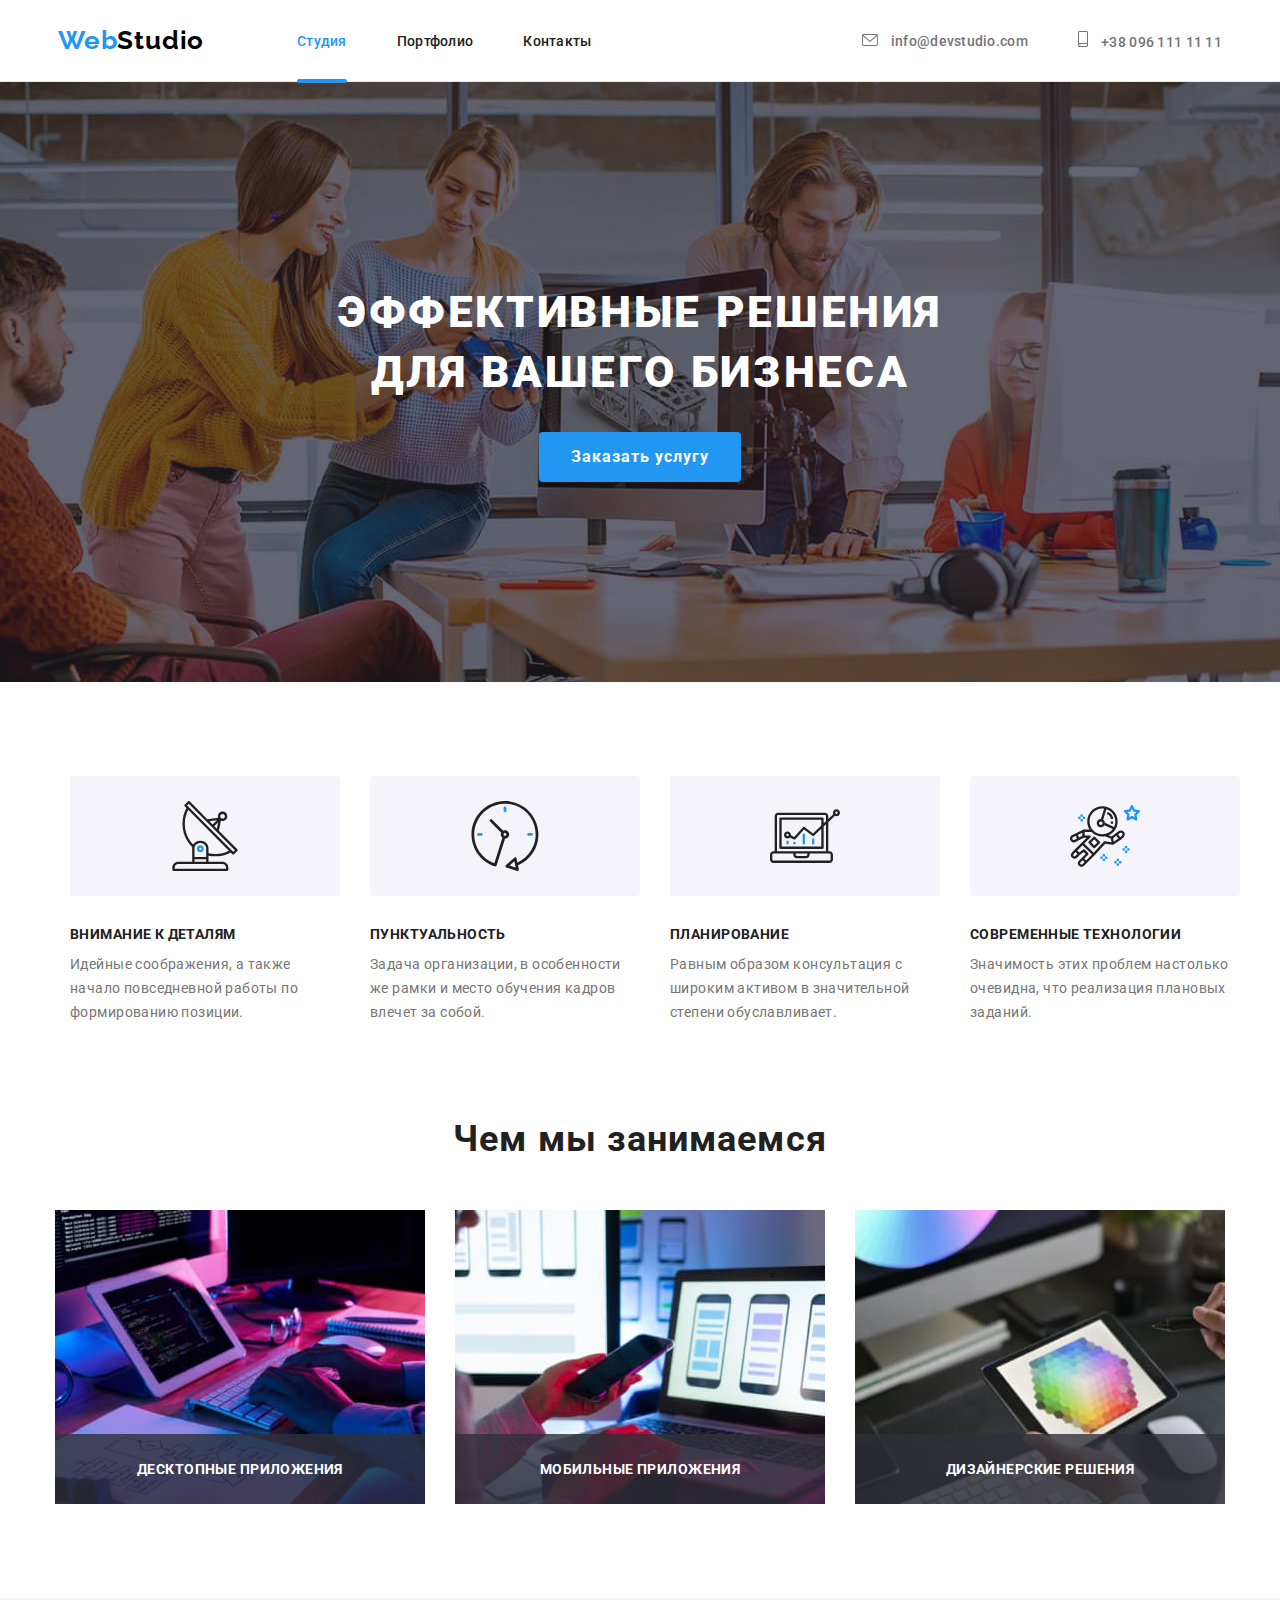
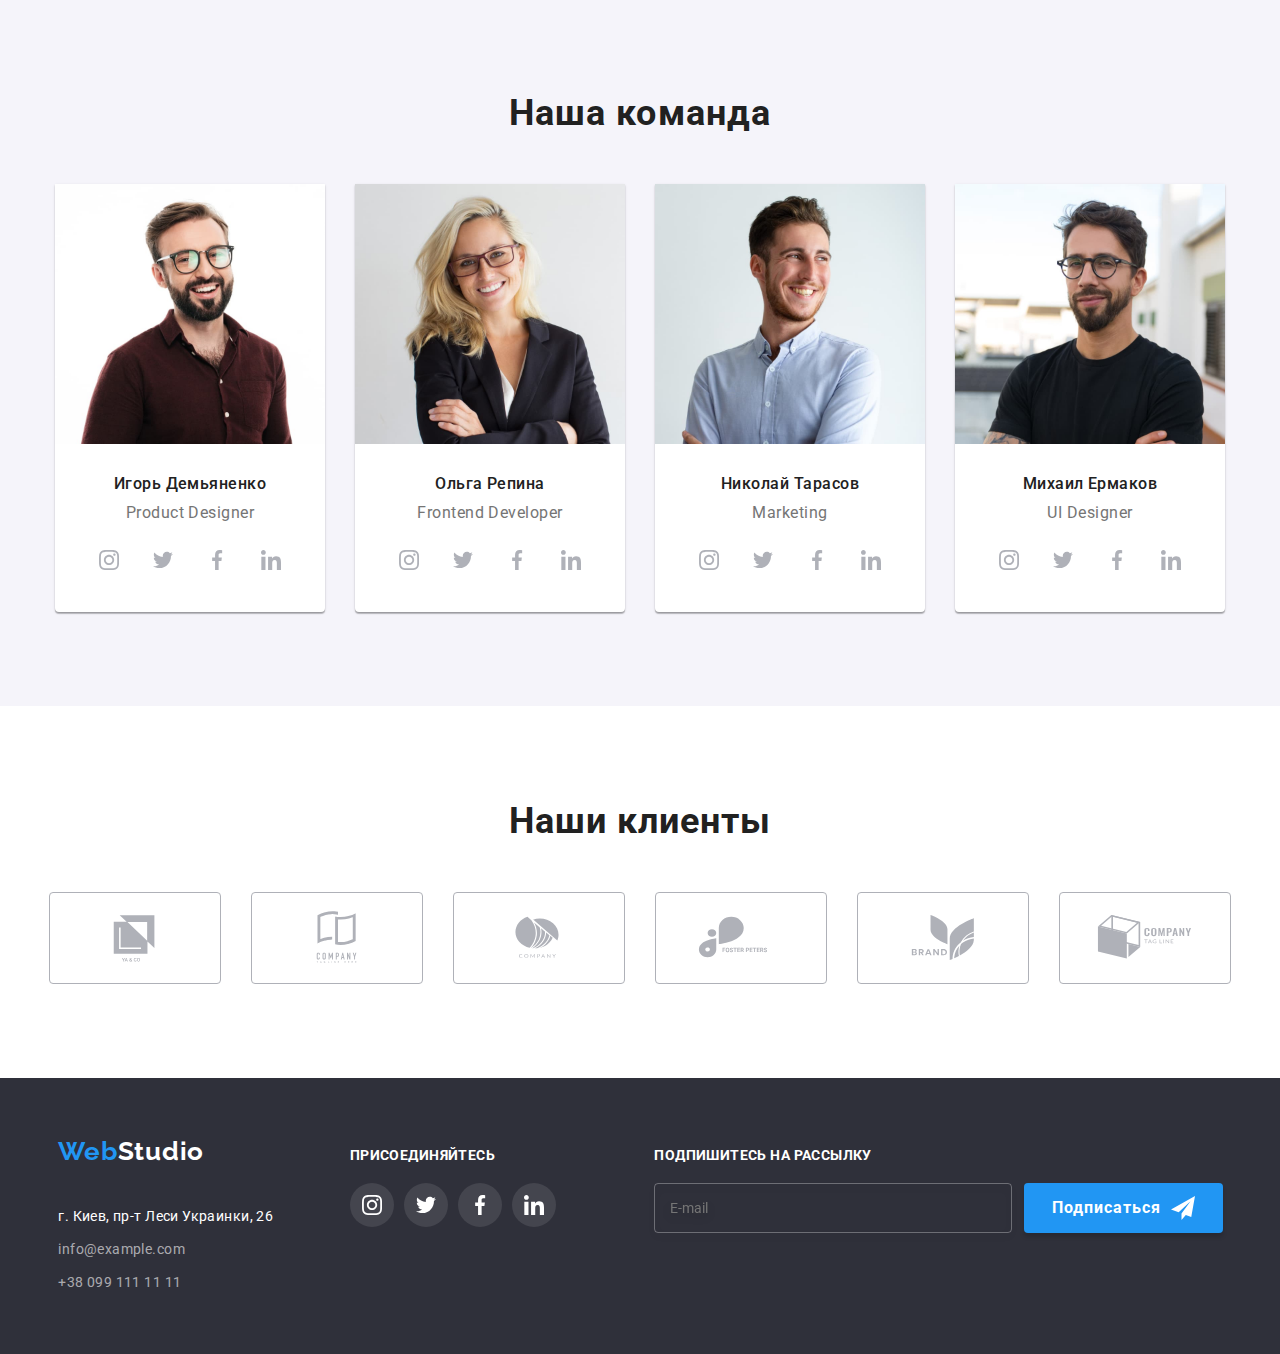
<file: index.html>
<!DOCTYPE html>
<html lang="ru">
  <head>
    <meta charset="UTF-8" />
    <meta http-equiv="X-UA-Compatible" content="IE=edge" />
    <meta name="viewport" content="width=device-width, initial-scale=1.0" />
    <title>Web Studio</title>
    <link rel="shortcut icon" href="./images/favicon-32x32.png" type="image/png" />
    <link rel="preconnect" href="https://fonts.googleapis.com" />
    <link rel="preconnect" href="https://fonts.gstatic.com" crossorigin />
    <link
      href="https://fonts.googleapis.com/css2?family=Raleway:wght@700&family=Roboto:wght@400;500;700;900&display=swap"
      rel="stylesheet"
    />
    <link rel="stylesheet" href="./css/main.min.css" />
  </head>
  <body>
    <header class="header">
      <div class="header__container container">
        <a class="logo" href="">Web<span class="logo--dark">Studio</span></a>
        <nav class="header__navigation">
          <ul class="sitenav">
            <li class="sitenav__item">
              <a class="sitenav__link sitenav__current accent-text" href="">Студия</a>
            </li>
            <li class="sitenav__item">
              <a class="sitenav__link accent-text" href="./portfolio.html">Портфолио</a>
            </li>
            <li class="sitenav__item">
              <a class="sitenav__link accent-text" href="">Контакты</a>
            </li>
          </ul>
        </nav>
        <ul class="contact">
          <li class="contact__item">
            <a class="contact__text accent-text" href="mailto:info@devstudio.com"
              ><svg class="contact__icons" Width="16" Height="12">
                <use href="./images/icons.svg#icon-mail"></use>
              </svg>
              info@devstudio.com</a
            >
          </li>
          <li class="contact__item">
            <a class="contact__text accent-text" href="tel:+380961111111"
              ><svg class="contact__icons" Width="10" Height="16">
                <use href="./images/icons.svg#icon-smartphone"></use>
              </svg>
              +38 096 111 11 11</a
            >
          </li>
        </ul>
        <button class="mob-open-menu__btn" type="button">
          <svg class="mob-open-menu-icon">
            <use href="./images/icons.svg#icon-menu_24px"></use>
          </svg>
        </button>
      </div>
      <div class="mob-menu is-hidden">
        <div class="mob-menu__top">
          <button class="mob-close-menu__btn" type="button">
            <svg class="mob-close-menu-icon">
              <use href="./images/icons.svg#icon-mob-close-btn"></use>
            </svg>
          </button>
          <ul class="sitenav-mob">
            <li class="sitenav-mob__item">
              <a class="sitenav-mob__link accent-text mobnav__current" href="">Студия</a>
            </li>
            <li class="sitenav-mob__item">
              <a class="sitenav-mob__link accent-text" href="./portfolio.html">Портфолио</a>
            </li>
            <li class="sitenav-mob__item">
              <a class="sitenav-mob__link accent-text" href="">Контакты</a>
            </li>
          </ul>
        </div>
        <div class="mob-menu__contacts">
          <ul class="contact-mob">
            <li class="contact-mob__item">
              <a class="contact-mob__text accent-text" href="tel:+380961111111">
                +38 096 111 11 11</a
              >
            </li>
            <li class="contact-mob__item">
              <a class="contact-mail__text accent-text" href="mailto:info@devstudio.com">
                info@devstudio.com</a
              >
            </li>
          </ul>
        </div>
        <div class="mob-menu-socials">
          <ul class="mob-menu-socials__list">
            <li class="mob-menu-socials__item">
              <a class="mob-menu-socials__link" href="">Instagram</a>
            </li>
            <li class="mob-menu-socials__item">
              <a class="mob-menu-socials__link" href="">Twitter</a>
            </li>
            <li class="mob-menu-socials__item">
              <a class="mob-menu-socials__link" href="">Facebook</a>
            </li>
            <li class="mob-menu-socials__item">
              <a class="mob-menu-socials__link" href="">LinkedIn</a>
            </li>
          </ul>
        </div>
      </div>
    </header>
    <main>
      <section class="hero">
        <h1 class="hero__title">
          Эффективные решения <br />
          для вашего бизнеса
        </h1>
        <button class="hero__btn button" type="button" data-modal-open>Заказать услугу</button>
      </section>
      <section class="section">
        <div class="container">
          <h2 class="hidden">Наши преимущества</h2>
          <ul class="advantage">
            <li class="advantage__item">
              <div class="advantage__iconsbox">
                <svg class="advantage__icon">
                  <use href="./images/icons.svg#icon-antenna"></use>
                </svg>
              </div>
              <h3 class="advantage__title">Внимание к деталям</h3>
              <p class="advantage__text">
                Идейные соображения, а также начало повседневной работы по формированию позиции.
              </p>
            </li>
            <li class="advantage__item">
              <div class="advantage__iconsbox">
                <svg class="advantage__icon">
                  <use href="./images/icons.svg#icon-clock"></use>
                </svg>
              </div>
              <h3 class="advantage__title">Пунктуальность</h3>
              <p class="advantage__text">
                Задача организации, в особенности же рамки и место обучения кадров влечет за собой.
              </p>
            </li>
            <li class="advantage__item">
              <div class="advantage__iconsbox">
                <svg class="advantage__icon">
                  <use href="./images/icons.svg#icon-diagram"></use>
                </svg>
              </div>
              <h3 class="advantage__title">Планирование</h3>
              <p class="advantage__text">
                Равным образом консультация с широким активом в значительной степени обуславливает.
              </p>
            </li>
            <li class="advantage__item">
              <div class="advantage__iconsbox">
                <svg class="advantage__icon">
                  <use href="./images/icons.svg#icon-astronaut"></use>
                </svg>
              </div>
              <h3 class="advantage__title">Современные технологии</h3>
              <p class="advantage__text">
                Значимость этих проблем настолько очевидна, что реализация плановых заданий.
              </p>
            </li>
          </ul>
        </div>
      </section>
      <section class="section section__nopaddingtop">
        <div class="container">
          <h2 class="doing section__title">Чем мы занимаемся</h2>
          <ul class="doing">
            <li class="doing__item">
              <div class="doing__box">
                <picture>
                  <source
                    srcset="./images/box-1.jpg 1x, ./images/box-1-2x.jpg 2x"
                    media="(min-width: 1200px) "
                  />
                  <img class="doing__img" src="./images/box-1.jpg" alt="Кодит на планшете" />
                </picture>
                <!-- <img
                  class="doing__img"
                  src="./images/box-1.jpg"
                  alt="Кодит на планшете"
                  width="370"
                  height="295"
                /> -->
                <div class="doing__textbox">
                  <p class="doing__text">Десктопные приложения</p>
                </div>
              </div>
            </li>
            <li class="doing__item">
              <div class="doing__box">
                <picture>
                  <source
                    srcset="./images/box-2.jpg 1x, ./images/box-2-2x.jpg 2x"
                    media="(min-width: 1200px
                    )"
                  />
                  <img class="doing__img" src="./images/box-2.jpg" alt="Дизайн телефона" />
                </picture>
                <!-- <img
                  class="doing__img"
                  src="./images/box-2.jpg"
                  alt="Дизайн телефона"
                  width="370"
                  height="295"
                /> -->
                <div class="doing__textbox">
                  <p class="doing__text">Мобильные приложения</p>
                </div>
              </div>
            </li>
            <li class="doing__item">
              <div class="doing__box">
                <picture>
                  <source
                    srcset="./images/box-3.jpg 1x, ./images/box-3-2x.jpg 2x"
                    media="(min-width: 1200px"
                    )
                  />
                  <img class="doing__img" src="./images/box-3.jpg" alt="Спектр на планшете" />
                </picture>
                <!-- <img
                  class="doing__img"
                  src="./images/box-3.jpg"
                  alt="Спектр на планшете"
                  width="370"
                  height="295"
                /> -->
                <div class="doing__textbox">
                  <p class="doing__text">Дизайнерские решения</p>
                </div>
              </div>
            </li>
          </ul>
        </div>
      </section>
      <section class="section section__otherbackground">
        <div class="container">
          <h2 class="section__title">Наша команда</h2>
          <ul class="team">
            <li class="team__item">
              <picture>
                <source
                  srcset="./images/team_1.jpg 1x, ./images/team_1-2x.jpg 2x"
                  media="(min-width: 1200px"
                  )
                />
                <source
                  srcset="./images/team_1-tab.jpg 1x, ./images/team_1-tab-2x.jpg 2x"
                  media="(min-width: 768px"
                  )
                />
                <source
                  srcset="./images/team_1-mob.jpg 1x, ./images/team_1-mob-2x.jpg 2x"
                  media="(min-width: 320px"
                  )
                />
                <img class="team__img" src="./images/team_1.jpg" alt="Игорь Демьяненко" />
              </picture>
              <!-- <img
                class="team__img"
                src="./images/team_1.jpg"
                alt="Игорь Демьяненко"
                width="270"
                height="260"
              /> -->
              <div class="team__member">
                <h3 class="team__title">Игорь Демьяненко</h3>
                <p class="team__text" lang="en">Product Designer</p>
                <ul class="socials">
                  <li class="socials__item">
                    <a href="" class="socials__link">
                      <svg class="socials__icons">
                        <use href="./images/icons.svg#icon-instagram"></use>
                      </svg>
                    </a>
                  </li>
                  <li class="socials__item">
                    <a href="" class="socials__link">
                      <svg class="socials__icons">
                        <use href="./images/icons.svg#icon-twitter"></use>
                      </svg>
                    </a>
                  </li>
                  <li class="socials__item">
                    <a href="" class="socials__link">
                      <svg class="socials__icons">
                        <use href="./images/icons.svg#icon-facebook"></use>
                      </svg>
                    </a>
                  </li>
                  <li class="socials__item">
                    <a href="" class="socials__link">
                      <svg class="socials__icons">
                        <use href="./images/icons.svg#icon-linkedin"></use>
                      </svg>
                    </a>
                  </li>
                </ul>
              </div>
            </li>
            <li class="team__item">
              <picture>
                <source
                  srcset="./images/team_2.jpg 1x, ./images/team_2-2x.jpg 2x"
                  media="(min-width: 1200px"
                  )
                />
                <source
                  srcset="./images/team_2-tab.jpg 1x, ./images/team_2-tab-2x.jpg 2x"
                  media="(min-width: 768px"
                  )
                />
                <source
                  srcset="./images/team_2-mob.jpg 1x, ./images/team_2-mob-2x.jpg 2x"
                  media="(min-width: 320px"
                  )
                />
                <img class="team__img" src="./images/team_2.jpg" alt="Ольга Репина" />
              </picture>
              <!-- <img
                class="team__img"
                src="./images/team_2.jpg"
                alt="Ольга Репина"
                width="270"
                height="260"
              /> -->
              <div class="team__member">
                <h3 class="team__title">Ольга Репина</h3>
                <p class="team__text" lang="en">Frontend Developer</p>
                <ul class="socials">
                  <li class="socials__item">
                    <a href="" class="socials__link">
                      <svg class="socials__icons">
                        <use href="./images/icons.svg#icon-instagram"></use>
                      </svg>
                    </a>
                  </li>
                  <li class="socials__item">
                    <a href="" class="socials__link">
                      <svg class="socials__icons">
                        <use href="./images/icons.svg#icon-twitter"></use>
                      </svg>
                    </a>
                  </li>
                  <li class="socials__item">
                    <a href="" class="socials__link">
                      <svg class="socials__icons">
                        <use href="./images/icons.svg#icon-facebook"></use>
                      </svg>
                    </a>
                  </li>
                  <li class="socials__item">
                    <a href="" class="socials__link">
                      <svg class="socials__icons">
                        <use href="./images/icons.svg#icon-linkedin"></use>
                      </svg>
                    </a>
                  </li>
                </ul>
              </div>
            </li>
            <li class="team__item">
              <picture>
                <source
                  srcset="./images/team_3.jpg 1x, ./images/team_3-2x.jpg 2x"
                  media="(min-width: 1200px"
                  )
                />
                <source
                  srcset="./images/team_3-tab.jpg 1x, ./images/team_3-tab-2x.jpg 2x"
                  media="(min-width: 768px"
                  )
                />
                <source
                  srcset="./images/team_3-mob.jpg 1x, ./images/team_3-mob-2x.jpg 2x"
                  media="(min-width: 320px"
                  )
                />
                <img class="team__img" src="./images/team_3.jpg" alt="Николай Тарасов" />
              </picture>
              <!-- <img
                class="team__img"
                src="./images/team_3.jpg"
                alt="Николай Тарасов"
                width="270"
                height="260"
              /> -->
              <div class="team__member">
                <h3 class="team__title">Николай Тарасов</h3>
                <p class="team__text" lang="en">Marketing</p>
                <ul class="socials">
                  <li class="socials__item">
                    <a href="" class="socials__link">
                      <svg class="socials__icons">
                        <use href="./images/icons.svg#icon-instagram"></use>
                      </svg>
                    </a>
                  </li>
                  <li class="socials__item">
                    <a href="" class="socials__link">
                      <svg class="socials__icons">
                        <use href="./images/icons.svg#icon-twitter"></use>
                      </svg>
                    </a>
                  </li>
                  <li class="socials__item">
                    <a href="" class="socials__link">
                      <svg class="socials__icons">
                        <use href="./images/icons.svg#icon-facebook"></use>
                      </svg>
                    </a>
                  </li>
                  <li class="socials__item">
                    <a href="" class="socials__link">
                      <svg class="socials__icons">
                        <use href="./images/icons.svg#icon-linkedin"></use>
                      </svg>
                    </a>
                  </li>
                </ul>
              </div>
            </li>
            <li class="team__item">
              <picture>
                <source
                  srcset="./images/team_4.jpg 1x, ./images/team_4-2x.jpg 2x"
                  media="(min-width: 1200px"
                  )
                />
                <source
                  srcset="./images/team_4-tab.jpg 1x, ./images/team_4-tab-2x.jpg 2x"
                  media="(min-width: 768px"
                  )
                />
                <source
                  srcset="./images/team_4-mob.jpg 1x, ./images/team_4-mob-2x.jpg 2x"
                  media="(min-width: 320px"
                  )
                />
                <img class="team__img" src="./images/team_4.jpg" alt="Михаил Ермаков" />
              </picture>
              <!-- <img
                class="team__img"
                src="./images/team_4.jpg"
                alt="Михаил Ермаков"
                width="270"
                height="260"
              /> -->
              <div class="team__member">
                <h3 class="team__title">Михаил Ермаков</h3>
                <p class="team__text" lang="en">UI Designer</p>
                <ul class="socials">
                  <li class="socials__item">
                    <a href="" class="socials__link">
                      <svg class="socials__icons">
                        <use href="./images/icons.svg#icon-instagram"></use>
                      </svg>
                    </a>
                  </li>
                  <li class="socials__item">
                    <a href="" class="socials__link">
                      <svg class="socials__icons">
                        <use href="./images/icons.svg#icon-twitter"></use>
                      </svg>
                    </a>
                  </li>
                  <li class="socials__item">
                    <a href="" class="socials__link">
                      <svg class="socials__icons">
                        <use href="./images/icons.svg#icon-facebook"></use>
                      </svg>
                    </a>
                  </li>
                  <li class="socials__item">
                    <a href="" class="socials__link">
                      <svg class="socials__icons">
                        <use href="./images/icons.svg#icon-linkedin"></use>
                      </svg>
                    </a>
                  </li>
                </ul>
              </div>
            </li>
          </ul>
        </div>
      </section>
      <section class="section container">
        <h2 class="section__title">Наши клиенты</h2>
        <ul class="clients">
          <li class="clients__item">
            <a href="" class="clients__link">
              <svg class="clients__icons">
                <use href="./images/icons.svg#icon-ya_and_co"></use>
              </svg>
            </a>
          </li>
          <li class="clients__item">
            <a href="" class="clients__link">
              <svg class="clients__icons">
                <use href="./images/icons.svg#icon-company"></use>
              </svg>
            </a>
          </li>
          <li class="clients__item">
            <a href="" class="clients__link">
              <svg class="clients__icons">
                <use href="./images/icons.svg#icon-company_2"></use>
              </svg>
            </a>
          </li>
          <li class="clients__item">
            <a href="" class="clients__link">
              <svg class="clients__icons">
                <use href="./images/icons.svg#icon-foster_peters"></use>
              </svg>
            </a>
          </li>
          <li class="clients__item">
            <a href="" class="clients__link">
              <svg class="clients__icons">
                <use href="./images/icons.svg#icon-brand"></use>
              </svg>
            </a>
          </li>
          <li class="clients__item">
            <a href="" class="clients__link">
              <svg class="clients__icons">
                <use href="./images/icons.svg#icon-co_tagline"></use>
              </svg>
            </a>
          </li>
        </ul>
      </section>
    </main>
    <footer class="footer">
      <div class="container addressbox">
        <div class="address__container">
          <div class="addressbox__contacts">
            <a class="logo logo__footer" href="">Web<span class="logo--light">Studio</span></a>
            <address>
              <ul class="address">
                <li class="address__item">
                  <a
                    class="accent-text address__map"
                    href="https://goo.gl/maps/iud2872L7sdXjE8n7"
                    target="_blank"
                    rel="noopener noreferrer nofollow"
                  >
                    г. Киев, пр-т Леси Украинки, 26
                  </a>
                </li>
                <li class="address__item">
                  <a class="address__text accent-text" href="mailto:info@example.com"
                    >info@example.com</a
                  >
                </li>
                <li class="address__item">
                  <a class="address__text accent-text" href="tel:+380991111111"
                    >+38 099 111 11 11</a
                  >
                </li>
              </ul>
            </address>
          </div>
          <div class="footer-social-box">
            <p class="footer__text">Присоединяйтесь</p>
            <ul class="footer-socials">
              <li class="footer-socials__item">
                <a href="" class="footer-socials__link">
                  <svg class="footer-socials__icons">
                    <use href="./images/icons.svg#icon-instagram"></use>
                  </svg>
                </a>
              </li>
              <li class="footer-socials__item">
                <a href="" class="footer-socials__link">
                  <svg class="footer-socials__icons">
                    <use href="./images/icons.svg#icon-twitter"></use>
                  </svg>
                </a>
              </li>
              <li class="footer-socials__item">
                <a href="" class="footer-socials__link">
                  <svg class="footer-socials__icons">
                    <use href="./images/icons.svg#icon-facebook"></use>
                  </svg>
                </a>
              </li>
              <li class="footer-socials__item">
                <a href="" class="footer-socials__link">
                  <svg class="footer-socials__icons">
                    <use href="./images/icons.svg#icon-linkedin"></use>
                  </svg>
                </a>
              </li>
            </ul>
          </div>
        </div>
        <div class="subscribe">
          <p class="footer__text">Подпишитесь на рассылку</p>
          <form class="subscribe__form">
            <label for="mail-subscribe" class="subscribe__field"></label>
            <input
              type="email"
              name="mail-subscribe"
              class="subscribe__input"
              placeholder="E-mail"
              id="mail-subscribe"
              required
            />
            <button type="submit" class="subscribe__btn button">
              Подписаться
              <svg class="subscribe__icon" width="24" height="24">
                <use href="images/icons.svg#icon-send"></use>
              </svg>
            </button>
          </form>
        </div>
      </div>
    </footer>
    <div class="backdrop is-hidden" data-modal>
      <div class="modal">
        <button type="button" class="button-close" data-modal-close>
          <svg class="close__icon">
            <use href="images/icons.svg#icon-close"></use>
          </svg>
        </button>
        <p class="modal__title">Оставьте свои данные, мы вам перезвоним</p>
        <form class="modal__form">
          <div class="form__field">
            <label for="user-name" class="modal__field">Имя</label>
            <div class="modal__label">
              <input
                type="text"
                name="user-name"
                class="modal__input"
                placeholder=""
                id="user-name"
                required
              />
              <svg class="modal__icon" width="18" height="18">
                <use href="./images/icons.svg#icon-name"></use>
              </svg>
            </div>
          </div>
          <div class="form__field">
            <label for="user-phone" class="modal__field">Телефон</label>
            <div class="modal__label">
              <input
                type="tel"
                name="user-phone"
                class="modal__input"
                placeholder=""
                id="user-phone"
                required
              />
              <svg class="modal__icon" width="18" height="18">
                <use href="./images/icons.svg#icon-phone"></use>
              </svg>
            </div>
          </div>
          <div class="form__field">
            <label for="user-mail" class="modal__field">Почта</label>
            <div class="modal__label">
              <input
                type="email"
                name="user-mail"
                class="modal__input"
                placeholder=""
                id="user-mail"
                required
              />
              <svg class="modal__icon" width="18" height="18">
                <use href="./images/icons.svg#icon-mail2"></use>
              </svg>
            </div>
          </div>
          <div class="form__field">
            <label for="user-text" class="modal__field">Комментарий</label>
            <textarea
              name="user-text"
              id="user-text"
              placeholder="Введите текст"
              class="modal__comment"
            ></textarea>
          </div>
          <div class="">
            <label for="modal-check" class="checkbox">
              <input
                type="checkbox"
                class="checkbox__input hidden"
                id="modal-check"
                name="modal-check"
              />
              <svg class="checkbox__icon" width="16" height="15">
                <use href="./images/icons.svg#icon-vector"></use>
              </svg>
              Соглашаюсь с рассылкой и принимаю &nbsp;
              <a href="" class="checkbox__link">Условия договора</a>
            </label>
          </div>
          <button type="submit" class="modal__submit button">Отправить</button>
        </form>
      </div>
    </div>
    <script src="./modal.js"></script>
    <script src="./menu.js"></script>
  </body>
</html>
</file>
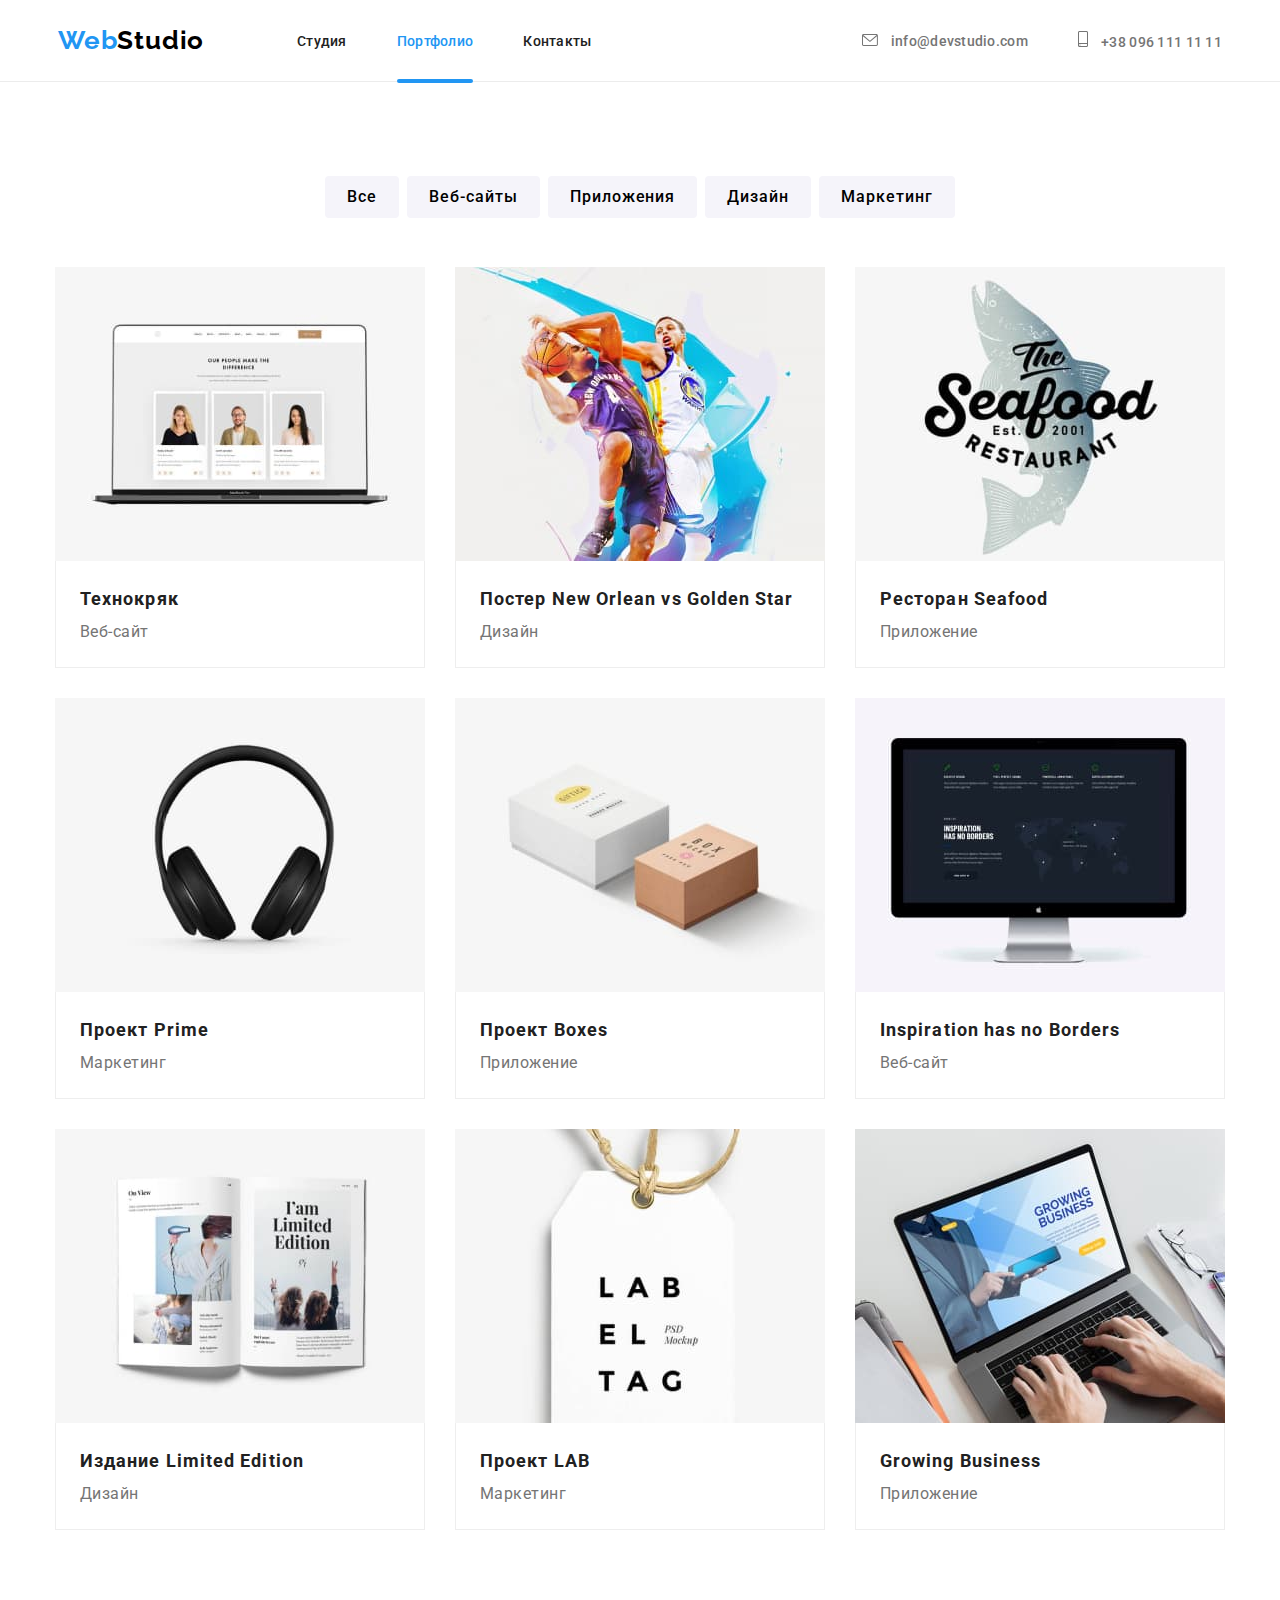
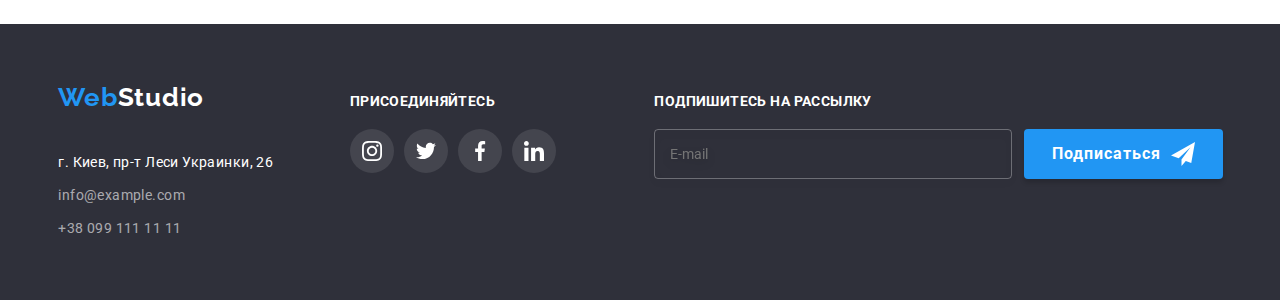
<file: portfolio.html>
<!DOCTYPE html>
<html lang="ru">
  <head>
    <meta charset="UTF-8" />
    <meta http-equiv="X-UA-Compatible" content="IE=edge" />
    <meta name="viewport" content="width=device-width, initial-scale=1.0" />
    <title>Portfolio</title>
    <link rel="shortcut icon" href="./images/favicon-32x32.png" type="image/png" />
    <link rel="preconnect" href="https://fonts.googleapis.com" />
    <link rel="preconnect" href="https://fonts.gstatic.com" crossorigin />
    <link
      href="https://fonts.googleapis.com/css2?family=Raleway:wght@700&family=Roboto:wght@400;500;700;900&display=swap"
      rel="stylesheet"
    />
    <link rel="stylesheet" href="./css/main.min.css" />
  </head>
  <body>
    <header class="header">
      <div class="header__container container">
        <a class="logo" href="">Web<span class="logo--dark">Studio</span></a>
        <nav class="header__navigation">
          <ul class="sitenav">
            <li class="sitenav__item">
              <a class="sitenav__link accent-text" href="./index.html">Студия</a>
            </li>
            <li class="sitenav__item">
              <a class="sitenav__link sitenav__current accent-text" href="">Портфолио</a>
            </li>
            <li class="sitenav__item">
              <a class="sitenav__link accent-text" href="">Контакты</a>
            </li>
          </ul>
        </nav>
        <ul class="contact">
          <li class="contact__item">
            <a class="contact__text accent-text" href="mailto:info@devstudio.com"
              ><svg class="contact__icons" Width="16" Height="12">
                <use href="./images/icons.svg#icon-mail"></use>
              </svg>
              info@devstudio.com</a
            >
          </li>
          <li class="contact__item">
            <a class="contact__text accent-text" href="tel:+380961111111"
              ><svg class="contact__icons" Width="10" Height="16">
                <use href="./images/icons.svg#icon-smartphone"></use>
              </svg>
              +38 096 111 11 11</a
            >
          </li>
        </ul>
        <button class="mob-open-menu__btn" type="button">
          <svg class="mob-open-menu-icon">
            <use href="./images/icons.svg#icon-menu_24px"></use>
          </svg>
        </button>
      </div>
      <div class="mob-menu is-hidden">
        <div class="mob-menu__top">
          <button class="mob-close-menu__btn" type="button">
            <svg class="mob-close-menu-icon">
              <use href="./images/icons.svg#icon-mob-close-btn"></use>
            </svg>
          </button>
          <ul class="sitenav-mob">
            <li class="sitenav-mob__item">
              <a class="sitenav-mob__link accent-text" href="./index.html">Студия</a>
            </li>
            <li class="sitenav-mob__item">
              <a class="sitenav-mob__link accent-text mobnav__current" href="./portfolio.html"
                >Портфолио</a
              >
            </li>
            <li class="sitenav-mob__item">
              <a class="sitenav-mob__link accent-text" href="">Контакты</a>
            </li>
          </ul>
        </div>
        <div class="mob-menu__contacts">
          <ul class="contact-mob">
            <li class="contact-mob__item">
              <a class="contact-mob__text accent-text" href="tel:+380961111111">
                +38 096 111 11 11</a
              >
            </li>
            <li class="contact-mob__item">
              <a class="contact-mail__text accent-text" href="mailto:info@devstudio.com">
                info@devstudio.com</a
              >
            </li>
          </ul>
        </div>
        <div class="mob-menu-socials">
          <ul class="mob-menu-socials__list">
            <li class="mob-menu-socials__item">
              <a class="mob-menu-socials__link" href="">Instagram</a>
            </li>
            <li class="mob-menu-socials__item">
              <a class="mob-menu-socials__link" href="">Twitter</a>
            </li>
            <li class="mob-menu-socials__item">
              <a class="mob-menu-socials__link" href="">Facebook</a>
            </li>
            <li class="mob-menu-socials__item">
              <a class="mob-menu-socials__link" href="">LinkedIn</a>
            </li>
          </ul>
        </div>
      </div>
    </header>
    <main>
      <section class="section">
        <div class="container">
          <h1 class="hidden">Портфолио</h1>
          <ul class="filters">
            <li class="filters__item">
              <button class="filters__btn" type="button">Все</button>
            </li>
            <li class="filters__item">
              <button class="filters__btn" type="button">Веб-сайты</button>
            </li>
            <li class="filters__item">
              <button class="filters__btn" type="button">Приложения</button>
            </li>
            <li class="filters__item">
              <button class="filters__btn" type="button">Дизайн</button>
            </li>
            <li class="filters__item">
              <button class="filters__btn" type="button">Маркетинг</button>
            </li>
          </ul>
          <h2 class="hidden">Галерея</h2>
          <div class="portfolio__container">
            <ul class="projects">
              <li class="projects__items">
                <a href="" class="projects__link">
                  <div class="description">
                    <picture>
                      <source
                        srcset="./images/portfolio-1.jpg 1x, ./images/portfolio-1-2x.jpg 2x"
                        media="(min-width: 1200px"
                        )
                      />
                      <source
                        srcset="./images/portfolio-1-tab.jpg 1x, ./images/portfolio-1-tab-2x.jpg 2x"
                        media="(min-width: 768px"
                        )
                      />
                      <source
                        srcset="./images/portfolio-1-mob.jpg 1x, ./images/portfolio-1-mob-2x.jpg 2x"
                        media="(min-width: 320px"
                        )
                      />
                      <img
                        class="description__img"
                        src="./images/portfolio-1.jpg"
                        alt="сайт с портретом"
                      />
                    </picture>
                    <!-- <img
                    class="description__img"
                    src="./images/portfolio-1.jpg"
                    alt="сайт с портретом"
                    width="370"
                    height="295"
                  /> -->
                    <p class="description__text">
                      Технокряк это современная площадка распространения коронавируса. Компании
                      используют эту платформу для цифрового шпионажа и атак на защищённые сервера
                      конкурентов.
                    </p>
                  </div>
                  <div class="border">
                    <h2 class="projects__title">Технокряк</h2>
                    <p class="projects__text">Веб-сайт</p>
                  </div>
                </a>
              </li>
              <li class="projects__items">
                <a href="" class="projects__link">
                  <div class="description">
                    <picture>
                      <source
                        srcset="./images/portfolio-2.jpg 1x, ./images/portfolio-2-2x.jpg 2x"
                        media="(min-width: 1200px"
                        )
                      />
                      <source
                        srcset="./images/portfolio-2-tab.jpg 1x, ./images/portfolio-2-tab-2x.jpg 2x"
                        media="(min-width: 768px"
                        )
                      />
                      <source
                        srcset="./images/portfolio-2-mob.jpg 1x, ./images/portfolio-2-mob-2x.jpg 2x"
                        media="(min-width: 320px"
                        )
                      />
                      <img
                        class="description__img"
                        src="./images/portfolio-2.jpg"
                        alt="игра в баскетбол"
                      />
                    </picture>
                    <!-- <img
                    class="projects__img"
                    src="./images/portfolio-2.jpg"
                    alt="игра в баскетбол"
                    width="370"
                    height="295"
                  /> -->
                    <p class="description__text">
                      Технокряк это современная площадка распространения коронавируса. Компании
                      используют эту платформу для цифрового шпионажа и атак на защищённые сервера
                      конкурентов.
                    </p>
                  </div>
                  <div class="border">
                    <h2 class="projects__title">
                      Постер <span lang="en">New Orlean vs Golden Star</span>
                    </h2>
                    <p class="projects__text">Дизайн</p>
                  </div>
                </a>
              </li>
              <li class="projects__items">
                <a href="" class="projects__link">
                  <div class="description">
                    <picture>
                      <source
                        srcset="./images/portfolio-3.jpg 1x, ./images/portfolio-3-2x.jpg 2x"
                        media="(min-width: 1200px"
                        )
                      />
                      <source
                        srcset="./images/portfolio-3-tab.jpg 1x, ./images/portfolio-3-tab-2x.jpg 2x"
                        media="(min-width: 768px"
                        )
                      />
                      <source
                        srcset="./images/portfolio-3-mob.jpg 1x, ./images/portfolio-3-mob-2x.jpg 2x"
                        media="(min-width: 320px"
                        )
                      />
                      <img
                        class="description__img"
                        src="./images/portfolio-3.jpg"
                        alt="ресторан SeaFood"
                      />
                    </picture>
                    <!-- <img
                    class="projects__img"
                    src="./images/portfolio-3.jpg"
                    alt="ресторан SeaFood"
                    width="370"
                    height="295"
                  /> -->
                    <p class="description__text">
                      Технокряк это современная площадка распространения коронавируса. Компании
                      используют эту платформу для цифрового шпионажа и атак на защищённые сервера
                      конкурентов.
                    </p>
                  </div>
                  <div class="border">
                    <h2 class="projects__title">Ресторан <span lang="en">Seafood</span></h2>
                    <p class="projects__text">Приложение</p>
                  </div>
                </a>
              </li>
              <li class="projects__items">
                <a href="" class="projects__link">
                  <div class="description">
                    <picture>
                      <source
                        srcset="./images/portfolio-4.jpg 1x, ./images/portfolio-4-2x.jpg 2x"
                        media="(min-width: 1200px"
                        )
                      />
                      <source
                        srcset="./images/portfolio-4-tab.jpg 1x, ./images/portfolio-4-tab-2x.jpg 2x"
                        media="(min-width: 768px"
                        )
                      />
                      <source
                        srcset="./images/portfolio-4-mob.jpg 1x, ./images/portfolio-4-mob-2x.jpg 2x"
                        media="(min-width: 320px"
                        )
                      />
                      <img class="description__img" src="./images/portfolio-4.jpg" alt="наушники" />
                    </picture>
                    <!-- <img
                    class="projects__img"
                    src="./images/portfolio-4.jpg"
                    alt="наушники"
                    width="370"
                    height="295"
                  /> -->
                    <p class="description__text">
                      Технокряк это современная площадка распространения коронавируса. Компании
                      используют эту платформу для цифрового шпионажа и атак на защищённые сервера
                      конкурентов.
                    </p>
                  </div>
                  <div class="border">
                    <h2 class="projects__title">Проект <span lang="en">Prime</span></h2>
                    <p class="projects__text">Маркетинг</p>
                  </div>
                </a>
              </li>
              <li class="projects__items">
                <a href="" class="projects__link">
                  <div class="description">
                    <picture>
                      <source
                        srcset="./images/portfolio-5.jpg 1x, ./images/portfolio-5-2x.jpg 2x"
                        media="(min-width: 1200px"
                        )
                      />
                      <source
                        srcset="./images/portfolio-5-tab.jpg 1x, ./images/portfolio-5-tab-2x.jpg 2x"
                        media="(min-width: 768px"
                        )
                      />
                      <source
                        srcset="./images/portfolio-5-mob.jpg 1x, ./images/portfolio-5-mob-2x.jpg 2x"
                        media="(min-width: 320px"
                        )
                      />
                      <img class="description__img" src="./images/portfolio-5.jpg" alt="коробки" />
                    </picture>
                    <!-- <img
                    class="projects__img"
                    src="./images/portfolio-5.jpg"
                    alt="коробки"
                    width="370"
                    height="295"
                  /> -->
                    <p class="description__text">
                      Технокряк это современная площадка распространения коронавируса. Компании
                      используют эту платформу для цифрового шпионажа и атак на защищённые сервера
                      конкурентов.
                    </p>
                  </div>
                  <div class="border">
                    <h2 class="projects__title">Проект <span lang="en">Boxes</span></h2>
                    <p class="projects__text">Приложение</p>
                  </div>
                </a>
              </li>
              <li class="projects__items">
                <a href="" class="projects__link">
                  <div class="description">
                    <picture>
                      <source
                        srcset="./images/portfolio-6.jpg 1x, ./images/portfolio-6-2x.jpg 2x"
                        media="(min-width: 1200px"
                        )
                      />
                      <source
                        srcset="./images/portfolio-6-tab.jpg 1x, ./images/portfolio-6-tab-2x.jpg 2x"
                        media="(min-width: 768px"
                        )
                      />
                      <source
                        srcset="./images/portfolio-6-mob.jpg 1x, ./images/portfolio-6-mob-2x.jpg 2x"
                        media="(min-width: 320px"
                        )
                      />
                      <img
                        class="description__img"
                        src="./images/portfolio-6.jpg"
                        alt="сайт с темной темой"
                      />
                    </picture>
                    <!-- <img
                    class="projects__img"
                    src="./images/portfolio-6.jpg"
                    alt="сайт с темной темой"
                    width="370"
                    height="295"
                  /> -->
                    <p class="description__text">
                      Технокряк это современная площадка распространения коронавируса. Компании
                      используют эту платформу для цифрового шпионажа и атак на защищённые сервера
                      конкурентов.
                    </p>
                  </div>
                  <div class="border">
                    <h2 class="projects__title">
                      <span lang="en">Inspiration has no Borders</span>
                    </h2>
                    <p class="projects__text">Веб-сайт</p>
                  </div>
                </a>
              </li>
              <li class="projects__items">
                <a href="" class="projects__link">
                  <div class="description">
                    <picture>
                      <source
                        srcset="./images/portfolio-7.jpg 1x, ./images/portfolio-7-2x.jpg 2x"
                        media="(min-width: 1200px"
                        )
                      />
                      <source
                        srcset="./images/portfolio-7-tab.jpg 1x, ./images/portfolio-7-tab-2x.jpg 2x"
                        media="(min-width: 768px"
                        )
                      />
                      <source
                        srcset="./images/portfolio-7-mob.jpg 1x, ./images/portfolio-7-mob-2x.jpg 2x"
                        media="(min-width: 320px"
                        )
                      />
                      <img class="description__img" src="./images/portfolio-7.jpg" alt="книга" />
                    </picture>
                    <!-- <img
                    class="projects__img"
                    src="./images/portfolio-7.jpg"
                    alt="книга"
                    width="370"
                    height="295"
                  /> -->
                    <p class="description__text">
                      Технокряк это современная площадка распространения коронавируса. Компании
                      используют эту платформу для цифрового шпионажа и атак на защищённые сервера
                      конкурентов.
                    </p>
                  </div>
                  <div class="border">
                    <h2 class="projects__title">Издание <span lang="en">Limited Edition</span></h2>
                    <p class="projects__text">Дизайн</p>
                  </div>
                </a>
              </li>
              <li class="projects__items">
                <a href="" class="projects__link">
                  <div class="description">
                    <picture>
                      <source
                        srcset="./images/portfolio-8.jpg 1x, ./images/portfolio-8-2x.jpg 2x"
                        media="(min-width: 1200px"
                        )
                      />
                      <source
                        srcset="./images/portfolio-8-tab.jpg 1x, ./images/portfolio-8-tab-2x.jpg 2x"
                        media="(min-width: 768px"
                        )
                      />
                      <source
                        srcset="./images/portfolio-8-mob.jpg 1x, ./images/portfolio-8-mob-2x.jpg 2x"
                        media="(min-width: 320px"
                        )
                      />
                      <img class="description__img" src="./images/portfolio-8.jpg" alt="бирка" />
                    </picture>
                    <!-- <img
                    class="projects__img"
                    src="./images/portfolio-8.jpg"
                    alt="бирка"
                    width="370"
                    height="295"
                  /> -->
                    <p class="description__text">
                      Технокряк это современная площадка распространения коронавируса. Компании
                      используют эту платформу для цифрового шпионажа и атак на защищённые сервера
                      конкурентов.
                    </p>
                  </div>
                  <div class="border">
                    <h2 class="projects__title">Проект <span lang="en">LAB</span></h2>
                    <p class="projects__text">Маркетинг</p>
                  </div>
                </a>
              </li>
              <li class="projects__items">
                <a href="" class="projects__link">
                  <div class="description">
                    <picture>
                      <source
                        srcset="./images/portfolio-9.jpg 1x, ./images/portfolio-9-2x.jpg 2x"
                        media="(min-width: 1200px"
                        )
                      />
                      <source
                        srcset="./images/portfolio-9-tab.jpg 1x, ./images/portfolio-9-tab-2x.jpg 2x"
                        media="(min-width: 768px"
                        )
                      />
                      <source
                        srcset="./images/portfolio-9-mob.jpg 1x, ./images/portfolio-9-mob-2x.jpg 2x"
                        media="(min-width: 320px"
                        )
                      />
                      <img
                        class="description__img"
                        src="./images/portfolio-8.jpg"
                        alt="печатает на ноутбуке"
                      />
                    </picture>
                    <!-- <img
                    class="projects__img"
                    src="./images/portfolio-9.jpg"
                    alt="печатает на ноутбуке"
                    width="370"
                    height="295"
                  /> -->
                    <p class="description__text">
                      Технокряк это современная площадка распространения коронавируса. Компании
                      используют эту платформу для цифрового шпионажа и атак на защищённые сервера
                      конкурентов.
                    </p>
                  </div>
                  <div class="border">
                    <h2 class="projects__title"><span lang="en">Growing Business</span></h2>
                    <p class="projects__text">Приложение</p>
                  </div>
                </a>
              </li>
            </ul>
          </div>
        </div>
      </section>
    </main>
    <footer class="footer">
      <div class="container addressbox">
        <div class="address__container">
          <div class="addressbox__contacts">
            <a class="logo logo__footer" href="">Web<span class="logo--light">Studio</span></a>
            <address>
              <ul class="address">
                <li class="address__item">
                  <a
                    class="accent-text address__map"
                    href="https://goo.gl/maps/iud2872L7sdXjE8n7"
                    target="_blank"
                    rel="noopener noreferrer nofollow"
                  >
                    г. Киев, пр-т Леси Украинки, 26
                  </a>
                </li>
                <li class="address__item">
                  <a class="address__text accent-text" href="mailto:info@example.com"
                    >info@example.com</a
                  >
                </li>
                <li class="address__item">
                  <a class="address__text accent-text" href="tel:+380991111111"
                    >+38 099 111 11 11</a
                  >
                </li>
              </ul>
            </address>
          </div>
          <div class="footer-social-box">
            <p class="footer__text">Присоединяйтесь</p>
            <ul class="footer-socials">
              <li class="footer-socials__item">
                <a href="" class="footer-socials__link">
                  <svg class="footer-socials__icons">
                    <use href="./images/icons.svg#icon-instagram"></use>
                  </svg>
                </a>
              </li>
              <li class="footer-socials__item">
                <a href="" class="footer-socials__link">
                  <svg class="footer-socials__icons">
                    <use href="./images/icons.svg#icon-twitter"></use>
                  </svg>
                </a>
              </li>
              <li class="footer-socials__item">
                <a href="" class="footer-socials__link">
                  <svg class="footer-socials__icons">
                    <use href="./images/icons.svg#icon-facebook"></use>
                  </svg>
                </a>
              </li>
              <li class="footer-socials__item">
                <a href="" class="footer-socials__link">
                  <svg class="footer-socials__icons">
                    <use href="./images/icons.svg#icon-linkedin"></use>
                  </svg>
                </a>
              </li>
            </ul>
          </div>
        </div>
        <div class="subscribe">
          <p class="footer__text">Подпишитесь на рассылку</p>
          <form class="subscribe__form">
            <label for="mail-subscribe" class="subscribe__field"></label>
            <input
              type="email"
              name="mail-subscribe"
              class="subscribe__input"
              placeholder="E-mail"
              id="mail-subscribe"
              required
            />
            <button type="submit" class="subscribe__btn button">
              Подписаться
              <svg class="subscribe__icon" width="24" height="24">
                <use href="images/icons.svg#icon-send"></use>
              </svg>
            </button>
          </form>
        </div>
      </div>
    </footer>
    <script src="./menu.js"></script>
  </body>
</html>
</file>
<file: css/main.min.css>
:root{--main-color: #fff;--main-second-color: #f5f4fa;--hero-footer-color: #2f303a;--accent-color: #2196f3;--text-main: #212121;--text-second: #757575;--galery-border: #eee;--icons-color: #afb1b8}.hidden{position:absolute;white-space:nowrap;width:1px;height:1px;overflow:hidden;border:0;padding:0;clip:rect(0 0 0 0);clip-path:inset(50%);margin:-1px}.is-hidden{opacity:0;pointer-events:none;visibility:hidden}p,h1,h2,h3,h4,h5,h6{margin:0}ul{margin:0;padding:0}a{text-decoration:none;color:inherit}img{display:block}button{cursor:pointer}body{font-family:'Roboto', sans-serif;font-size:14px;line-height:1.71429;letter-spacing:.03em;color:var(--text-main);background-color:var(--main-color)}li{list-style:none}/*! modern-normalize v1.1.0 | MIT License | https://github.com/sindresorhus/modern-normalize */*,::before,::after{box-sizing:border-box}html{line-height:1.15;-webkit-text-size-adjust:100%;-moz-tab-size:4;tab-size:4}body{margin:0}hr{height:0;color:inherit}abbr[title]{text-decoration:underline dotted}b,strong{font-weight:bolder}code,kbd,samp,pre{font-family:ui-monospace, SFMono-Regular, Consolas, 'Liberation Mono', Menlo, monospace;font-size:1em}small{font-size:80%}sub,sup{font-size:75%;line-height:0;position:relative;vertical-align:baseline}sub{bottom:-0.25em}sup{top:-0.5em}table{text-indent:0;border-color:inherit}button,input,optgroup,select,textarea{font-family:inherit;font-size:100%;line-height:1.15;margin:0}button,select{text-transform:none}button,[type='button'],[type='reset'],[type='submit']{-webkit-appearance:button}::-moz-focus-inner{border-style:none;padding:0}:-moz-focusring{outline:1px dotted ButtonText}:-moz-ui-invalid{box-shadow:none}legend{padding:0}progress{vertical-align:baseline}::-webkit-inner-spin-button,::-webkit-outer-spin-button{height:auto}[type='search']{-webkit-appearance:textfield;outline-offset:-2px}::-webkit-search-decoration{-webkit-appearance:none}::-webkit-file-upload-button{-webkit-appearance:button;font:inherit}summary{display:list-item}.container{padding:0 15px;margin-left:auto;margin-right:auto}@media screen and (min-width: 480px){.container{width:480px}}@media screen and (min-width: 768px){.container{width:768px}}@media screen and (min-width: 1200px){.container{width:1200px}}.logo{font-family:'Raleway', sans-serif;font-size:26px;font-weight:700;line-height:1;letter-spacing:.03em;color:var(--accent-color);display:inline-block;padding-top:24px;padding-bottom:25px}.logo--dark{color:#000000}.logo__footer{padding:0;margin-bottom:20px}.logo--light{color:var(--main-color)}.section__title{font-size:28px;font-weight:700;line-height:1.5;letter-spacing:.03em;text-align:center;margin-bottom:30px}.section__otherbackground{background-color:var(--main-second-color);padding-top:60px;padding-bottom:60px}@media screen and (min-width: 480px){.section{padding-top:60px;padding-bottom:60px}.section__nopaddingtop{padding-top:0;padding-bottom:0}}@media screen and (min-width: 768px){.section{padding-top:60px;padding-bottom:60px}.section__title{margin-bottom:30px;font-size:28px;font-weight:700;line-height:1.5;letter-spacing:.03em}.section__nopaddingtop{padding-top:0;padding-bottom:0}}@media (min-width: 1200px){.section{padding-top:94px;padding-bottom:94px}.section__title{margin-bottom:50px;font-size:36px;font-weight:700;line-height:1.16667;letter-spacing:.03em}.section__nopaddingtop{padding-top:0;padding-bottom:94px}}.sitenav__current{position:relative;color:var(--accent-color)}.sitenav__current::after{content:'';width:100%;height:4px;position:absolute;left:0;background-color:var(--accent-color);bottom:-34px;border-radius:4px}.mobnav__current{color:var(--accent-color)}.accent-text{transition-duration:250ms;transition-timing-function:cubic-bezier(0.4, 0, 0.2, 1);transition-property:color;transition-property:color}.accent-text:hover,.accent-text:focus{color:var(--accent-color)}.backdrop{width:100vw;height:100vh;background-color:rgba(0,0,0,0.2);position:fixed;top:0;transition:opacity 250ms}.form__field{margin-bottom:10px}.checkbox{color:var(--text-second);margin-bottom:10px}.modal{width:90vw;max-width:450px;background-color:var(--main-color);box-shadow:0px 1px 3px rgba(0,0,0,0.12),0px 1px 1px rgba(0,0,0,0.14),0px 2px 1px rgba(0,0,0,0.2);border-radius:4px;position:absolute;left:50%;top:50%;transform:translate(-50%, -50%);padding:40px}.modal .modal__title{font-size:20px;font-weight:700;line-height:1.15;letter-spacing:.03em;text-align:center;color:var(--text-main);display:block;margin-bottom:12px}.modal .modal__input{width:100%;min-height:40px;border:1px solid rgba(33,33,33,0.2);border-radius:4px;padding:12px 12px 12px 42px;transition-duration:250ms;transition-timing-function:cubic-bezier(0.4, 0, 0.2, 1);transition-property:color;transition-property:outline-color}.modal .modal__field{color:var(--text-second)}.modal .modal__label{display:block;font-size:12px;font-weight:400;line-height:1.16667;letter-spacing:.01em;color:var(--text-second);margin-bottom:4px}.modal .modal__comment{width:100%;height:120px;padding:12px 16px;border:1px solid rgba(33,33,33,0.2);border-radius:4px;resize:none;transition-duration:250ms;transition-timing-function:cubic-bezier(0.4, 0, 0.2, 1);transition-property:color;transition-property:outline-color}.modal .modal__comment::placeholder{font-size:12px;font-weight:400;line-height:1.16667;letter-spacing:.01em}.modal .modal__label{position:relative}.modal .modal__icon{position:absolute;left:12px;top:50%;transform:translateY(-50%);transition-duration:250ms;transition-timing-function:cubic-bezier(0.4, 0, 0.2, 1);transition-property:color;transition-property:fill}.modal__comment:focus,.modal__input:focus,.modal__input:focus+.modal__icon{fill:var(--accent-color);outline-color:var(--accent-color)}.modal .modal__submit{display:flex;align-items:center;text-align:center;color:var(--main-color);padding:10px 55px;margin-top:30px;margin-left:auto;margin-right:auto;margin-bottom:0px;transition-property:background-color}.modal .modal__submit:hover,.modal .modal__submit:focus{background-color:#188ce8}@media (min-width: 320px) and (max-width: 767px){.checkbox{font-size:12px;font-weight:400;line-height:1.16667;letter-spacing:.01em}}@media (min-width: 768px) and (max-width: 1199px){.modal{max-width:450px;min-height:610px}.checkbox{font-size:12px;font-weight:400;line-height:1.16667;letter-spacing:.01em}}@media (min-width: 1200px){.modal{min-height:580px;max-width:530px}.checkbox{font-size:14px;font-weight:400;line-height:1;letter-spacing:.01em}}.button{background:var(--accent-color);box-shadow:0px 4px 4px rgba(0,0,0,0.15);font-size:16px;font-weight:700;line-height:1.875;letter-spacing:.06em;color:var(--main-color);transition-duration:250ms;transition-timing-function:cubic-bezier(0.4, 0, 0.2, 1);transition-property:color;border-radius:4px;border:none}.button-close{background-color:transparent;border:1px solid rgba(0,0,0,0.1);border-radius:50%;position:absolute;top:8px;right:8px;width:30px;height:30px;display:flex;justify-content:center;align-items:center}.button-close .close__icon{fill:var(--text-main);width:11px;height:11px;transition-duration:250ms;transition-timing-function:cubic-bezier(0.4, 0, 0.2, 1);transition-property:color;transition-property:transform, fill}.button-close:hover .close__icon,.button-close:focus .close__icon{fill:var(--accent-color);transform:rotate(180deg) scale(1.3)}.checkbox{display:flex;justify-content:center;align-items:center}.checkbox .checkbox__icon{border:2px solid var(--text-main);border-radius:2px;fill:transparent;margin-right:8px;transition-duration:250ms;transition-timing-function:cubic-bezier(0.4, 0, 0.2, 1);transition-property:color;transition-property:background-color, fill, border}.checkbox .checkbox__input:checked+.checkbox__icon{fill:var(--main-color);background-color:var(--accent-color);border:none}.checkbox .checkbox__link{color:var(--accent-color);text-decoration:underline}.contact{display:none}.header__navigation{display:none}.contact__item:hover .contact__icons,.contact__text:focus .contact__icons{fill:var(--accent-color)}.contact__icons{margin-right:10px;fill:var(--text-second);transition-duration:250ms;transition-timing-function:cubic-bezier(0.4, 0, 0.2, 1);transition-property:color;transition-property:fill}.header__container{border-bottom:1px solid #ececec;min-width:100vw}@media (min-width: 768px) and (max-width: 1199px){.header .header__container{display:flex;align-items:center}.header .header__navigation{display:flex;padding-top:32px;padding-bottom:32px;margin-left:93px}.sitenav{font-size:14px;font-weight:500;line-height:1.14286;letter-spacing:.02em;display:flex}.sitenav .sitenav__item+.sitenav__item{margin-left:50px}.contact{display:flex;flex-direction:column;margin-left:auto;padding-top:19px;padding-bottom:19px;padding-right:15px;font-size:14px;font-weight:500;line-height:1.14286;letter-spacing:.02em;color:var(--text-second)}.contact .contact__item:not(:last-child){margin-bottom:10px}}@media (min-width: 1200px){.header .header__container{display:flex;align-items:center;justify-content:center;border-bottom:1px solid #ececec}.header .header__navigation{display:flex;padding-top:32px;padding-bottom:32px;margin-left:93px}.sitenav{font-size:14px;font-weight:500;line-height:1.14286;letter-spacing:.02em;display:flex}.sitenav .sitenav__item+.sitenav__item{margin-left:50px}.contact{align-items:center;margin-left:270px;font-size:14px;font-weight:500;line-height:1.14286;letter-spacing:.02em;color:var(--text-second)}.contact{display:flex;flex-direction:row;padding-top:31px;padding-bottom:31px}.contact__item+.contact__item{margin-left:50px}}.hero{padding:118px 60px;text-align:center;background-repeat:no-repeat;background-position:center;background-size:cover}.hero .hero__title{color:#ffffff;margin-bottom:30px;text-align:center}.hero__btn{min-width:136px;padding:10px 32px;transition-property:background-color}.hero__btn:hover,.hero__btn:focus{background-color:#188ce8}@media (min-width: 320px) and (max-width: 767px){.hero__title{font-size:26px;font-weight:900;line-height:1.61538;letter-spacing:.06em;text-transform:uppercase}.hero{background-image:linear-gradient(rgba(47,48,58,0.4), rgba(47,48,58,0.4)),url(../images/background-mob.jpg)}}@media (min-width: 320px) and (max-width: 767px) and (min-device-pixel-ratio: 2), (min-width: 320px) and (max-width: 767px) and (min-resolution: 192dpi), (min-width: 320px) and (max-width: 767px) and (min-resolution: 2dppx){.hero{background-image:linear-gradient(rgba(47,48,58,0.4), rgba(47,48,58,0.4)),url(../images/background-mob-2x.jpg)}}@media (min-width: 768px) and (max-width: 1199px){.hero{padding:118px 204px;background-image:linear-gradient(rgba(47,48,58,0.4), rgba(47,48,58,0.4)),url("../images/background-tab.jpg")}}@media (min-width: 768px) and (max-width: 1199px) and (min-device-pixel-ratio: 2), (min-width: 768px) and (max-width: 1199px) and (min-resolution: 192dpi), (min-width: 768px) and (max-width: 1199px) and (min-resolution: 2dppx){.hero{background-image:linear-gradient(rgba(47,48,58,0.4), rgba(47,48,58,0.4)),url("../images/background-tab-2x.jpg")}}@media (min-width: 768px) and (max-width: 1199px){.hero__title{font-size:26px;font-weight:900;line-height:1.61538;letter-spacing:.06em;text-transform:uppercase}}@media (min-width: 1200px){.hero{padding-top:200px;padding-bottom:200px;background-image:linear-gradient(rgba(47,48,58,0.4), rgba(47,48,58,0.4)),url("../images/background.jpg")}}@media (min-width: 1200px) and (min-device-pixel-ratio: 2), (min-width: 1200px) and (min-resolution: 192dpi), (min-width: 1200px) and (min-resolution: 2dppx){.hero{background-image:linear-gradient(rgba(47,48,58,0.4), rgba(47,48,58,0.4)),url("../images/background-2x.jpg")}}@media (min-width: 1200px){.hero__title{font-size:44px;font-weight:900;line-height:1.36364;letter-spacing:.06em;text-transform:uppercase;margin-left:auto;margin-right:auto}}.advantage__iconsbox{background-color:var(--main-second-color);border-radius:4px;margin-bottom:30px;display:flex;justify-content:center;align-items:center;min-height:120px;min-width:270px}.advantage__text{font-size:14px;line-height:1.71429;letter-spacing:.03em;color:var(--text-second);margin-top:10px}.advantage__icon{width:70px;height:70px}.advantage__title{font-size:14px;font-weight:700;line-height:1.14286;letter-spacing:.03em;text-transform:uppercase}@media (min-width: 320px) and (max-width: 767px){.advantage__title{text-align:center}.avantage__iconsbox{display:flex}.advantage__icon{margin-bottom:25px;margin-top:25px}}@media (min-width: 768px) and (max-width: 1199px){.advantage__item{margin-left:30px}.advantage{display:flex;flex-wrap:wrap}.advantage__item{width:calc(100% / 2 - 30px)}}@media (min-width: 1200px){.advantage__item{margin-left:30px}.advantage{display:flex;justify-content:center}}.doing{display:none}@media (min-width: 1200px){.doing{display:flex;justify-content:center}.doing .doing__item+.doing__item{margin-left:30px}.doing .doing__box{position:relative}.doing .doing__textbox{display:flex;justify-content:center;align-items:center;position:absolute;left:0;bottom:0;width:100%;height:70px;background:rgba(47,48,58,0.8)}.doing .doing__text{font-size:14px;font-weight:700;line-height:1.14286;letter-spacing:.03em;text-transform:uppercase;color:var(--main-color)}}.team .team__item{background-color:var(--main-color);box-shadow:0px 1px 3px rgba(0,0,0,0.12),0px 1px 1px rgba(0,0,0,0.14),0px 2px 1px rgba(0,0,0,0.2);border-radius:0px 0px 4px 4px}.team .team__title{font-size:16px;font-weight:500;line-height:1.1875;letter-spacing:.03em;text-align:center;margin-bottom:10px}.team .team__text{font-size:16px;line-height:1.1875;letter-spacing:.03em;text-align:center;color:var(--text-second);margin-bottom:16px}.team .team__member{padding-top:30px;padding-bottom:30px}.socials{display:flex;justify-content:center}.socials .socials__link{width:44px;height:44px;border-radius:50%;display:flex;justify-content:center;align-items:center;transition-duration:250ms;transition-timing-function:cubic-bezier(0.4, 0, 0.2, 1);transition-property:color;fill:var(--icons-color);transition-property:background-color, fill}.socials .socials__link:hover,.socials .socials__link:focus{background-color:var(--accent-color);fill:var(--main-color)}.socials .socials__item+.socials__item{margin-left:10px}.socials .socials__icons{width:20px;height:20px}@media (min-width: 480px) and (max-width: 767px){.team__item:not(:last-child){margin-bottom:30px}.team{display:flex;flex-direction:column;align-items:center}}@media (min-width: 768px) and (max-width: 1199px){.team{display:flex;align-items:center;justify-content:center;flex-wrap:wrap}.team__img{margin-left:auto;margin-right:auto}.team__item:nth-child(2n+2){margin-left:30px}.team__item:nth-last-child(n+3){margin-bottom:30px}}@media (min-width: 1200px){.team{display:flex;align-items:center;justify-content:center}.team__item+.team__item{margin-left:30px}.team__img{max-width:270px}}.clients .clients__icons{width:106px;height:60px;fill:var(--icons-color);transition-duration:250ms;transition-timing-function:cubic-bezier(0.4, 0, 0.2, 1);transition-property:color;transition-property:fill}.clients .clients__link{display:flex;justify-content:center;align-items:center;color:var(--icon-color);border:1px solid var(--icons-color);border-radius:4px;transition-duration:250ms;transition-timing-function:cubic-bezier(0.4, 0, 0.2, 1);transition-property:color;transition-property:border-color}.clients .clients__link:hover,.clients .clients__link:focus,.clients .clients__link:hover .clients__icons,.clients .clients__link:focus .clients__icons{border-color:var(--accent-color);fill:var(--accent-color)}@media (min-width: 320px) and (max-width: 767px){.clients{display:flex;flex-wrap:wrap;justify-content:center}.clients__item{width:calc(100% / 2 - 30px)}.clients__item:nth-child(n+3){margin-top:30px}.clients__item:nth-child(2n+2){margin-left:30px}.clients__link{height:92px;padding:16px}}@media (min-width: 768px) and (max-width: 1199px){.clients{display:flex;flex-wrap:wrap;justify-content:center}.clients__item{width:calc(100% / 3 - 30px);margin-left:30px}.clients__item:nth-child(n+4){margin-top:30px}.clients__item:nth-child(3n+1){margin-left:0px}.clients__link{height:92px;padding:16px}}@media (min-width: 1200px){.clients{display:flex;justify-content:center}.clients__item+.clients__item{margin-left:30px}.clients__link{height:92px;padding:16px 32px}}.footer{background-color:var(--hero-footer-color);padding-top:60px;padding-bottom:60px}.footer .footer__text{font-size:14px;font-weight:700;line-height:1.14286;letter-spacing:.03em;text-transform:uppercase;color:var(--main-color)}.address{font-style:normal;display:contents;font-size:14px;line-height:1.71429;letter-spacing:.03em;color:rgba(255,255,255,0.6)}.address .address__item+.address__item{margin-top:9px}.address .address__map{color:var(--main-color)}.address .address__map:hover,.address .address__map:focus{color:var(--accent-color)}.footer-socials{display:flex}.footer-socials .footer-socials__link{width:44px;height:44px;background:rgba(255,255,255,0.1);border-radius:50%;display:flex;justify-content:center;align-items:center;transition-duration:250ms;transition-timing-function:cubic-bezier(0.4, 0, 0.2, 1);transition-property:color;transition-property:background-color, border-radius}.footer-socials .footer-socials__link:hover,.footer-socials .footer-socials__link:focus{background-color:var(--accent-color);border-radius:50%}.footer-socials .footer-socials__item+.footer-socials__item{margin-left:10px}.footer-socials .footer-socials__icons{width:20px;height:20px;fill:var(--main-color)}.subscribe .subscribe__input{border:1px solid rgba(255,255,255,0.3);box-sizing:border-box;filter:drop-shadow(0px 4px 4px rgba(0,0,0,0.15));border-radius:4px;background-color:transparent;color:rgba(255,255,255,0.6);padding:15px}.subscribe .subscribe__icon{fill:var(--main-color);margin-left:10px}.subscribe .subscribe__btn{max-width:250px;min-height:50px;display:flex;justify-content:center;align-items:center;padding:10px 28px;transition-property:background-color}.subscribe .subscribe__btn:focus,.subscribe .subscribe__btn:hover{background-color:#188ce8}@media screen and (min-width: 480px){.addressbox__contacts{text-align:center}.address{margin-top:20px;text-align:center}.footer-social-box{display:flex;flex-direction:column;align-items:center;margin-top:60px}.footer-socials{margin-top:20px}.subscribe{display:flex;flex-direction:column;align-items:center;margin-top:60px}.subscribe__field{margin-top:20px}.subscribe__input{min-width:450px;min-height:50px}.subscribe__btn{margin-top:20px}.subscribe__form{display:flex;justify-content:center;flex-wrap:wrap;margin-top:20px}}@media screen and (min-width: 768px){.addressbox__contacts{text-align:center}.footer-social-box{display:flex;align-items:center;flex-direction:column;margin-top:0}.subscribe__btn{margin-top:20px}.subscribe__input{box-sizing:border-box}.subscribe__field{margin-top:20px}.footer-socials{margin-top:20px}.address__container{display:flex;justify-content:space-around}.subscribe__form{display:flex;justify-content:center;flex-direction:column;align-items:center;margin-top:0}.subscribe{margin-top:60px;display:flex;flex-direction:column;align-items:center}}@media (min-width: 1200px){.addressbox{display:flex;align-items:baseline;justify-content:space-around}.address__container{display:flex;align-items:baseline;flex-grow:0.5}.address__container .addressbox__contacts{flex-grow:0.5}.subscribe__form{text-align:center;display:flex;align-items:center;flex-direction:row;margin-top:20px}.subscribe__input{min-width:358px}.subscribe__btn{margin-left:12px;margin-top:0}.footer-socials{margin-top:20px}.subscribe{margin-top:0;margin-left:93px;display:block}.footer-social-box{margin-left:70px;align-items:flex-start}.addressbox__contacts{display:flex;align-items:flex-start;flex-direction:column}.address{display:flex;align-items:flex-start;flex-direction:column}}.filters{display:flex;flex-wrap:wrap;margin-bottom:40px}.filters .filters__item+.filters__item{margin-left:8px}.filters .filters__btn{margin-bottom:15px;background:var(--main-second-color);border-radius:4px;font-family:inherit;font-size:16px;font-weight:500;line-height:1.875;letter-spacing:.06em;min-width:73px;border:none;padding:6px 22px;transition-duration:250ms;transition-timing-function:cubic-bezier(0.4, 0, 0.2, 1);transition-property:color;transition-property:background, color, box-shadow}.filters .filters__btn:focus,.filters .filters__btn:hover{background:var(--accent-color);color:var(--main-color);box-shadow:0px 3px 1px rgba(0,0,0,0.1),0px 1px 2px rgba(0,0,0,0.08),0px 2px 2px rgba(0,0,0,0.12)}@media (min-width: 768px) and (max-width: 1199px){.filters{display:flex;justify-content:center;margin-bottom:14px}}@media (min-width: 1200px){.filters{display:flex;justify-content:center;margin-bottom:34px}}.projects__title{font-size:18px;font-weight:700;line-height:2;letter-spacing:.06em}.projects__text{font-size:16px;line-height:1.875;letter-spacing:.03em;color:var(--text-second)}.projects__items{background:var(--main-color);box-sizing:border-box;position:relative}.projects__link{display:block;transition-duration:250ms;transition-timing-function:cubic-bezier(0.4, 0, 0.2, 1);transition-property:color;transition-property:box-shadow}.projects__link:hover,.projects__link:focus{box-shadow:0px 1px 1px rgba(0,0,0,0.12),0px 4px 4px rgba(0,0,0,0.06),1px 4px 6px rgba(0,0,0,0.16)}.projects__link:hover .description__text,.projects__link:focus .description__text{transform:translateY(0)}.description{position:relative;overflow:hidden}.description .description__text{position:absolute;top:0;left:0;font-size:18px;font-weight:400;line-height:1.55556;letter-spacing:.03em;color:var(--main-color);background:rgba(33,150,243,0.9);height:100%;padding:63px 24px;transform:translateY(101%);transition-duration:250ms;transition-timing-function:cubic-bezier(0.4, 0, 0.2, 1);transition-property:color;transition-property:transform}.border{border-width:0 1px 1px 1px;border-color:var(--galery-border);border-style:solid;padding:20px 24px}@media (min-width: 480px) and (max-width: 767px){.projects__items:not(:last-child){margin-bottom:30px}.projects{display:flex;flex-direction:column;align-items:center}}@media (min-width: 768px) and (max-width: 1199px){.projects{display:flex;flex-wrap:wrap}.border{width:354px;height:146px}.projects__items{margin-bottom:30px}.projects__items:nth-child(even){margin-left:30px}}@media (min-width: 1200px){.projects__items:nth-child(n+4){margin-top:30px}.projects{display:flex;flex-direction:row;flex-wrap:wrap;justify-content:center}.projects__items:nth-child(3n+2){margin-left:30px;margin-right:30px}}.mob-menu{position:fixed;z-index:1;background-color:#fff;width:100vw;height:100vh;top:0;left:0;padding:10px 15px 48px 40px;display:flex;flex-direction:column;justify-content:space-between}.mob-menu .mob-menu__top{flex-grow:1}.mob-close-menu__btn{transition-duration:250ms;transition-timing-function:cubic-bezier(0.4, 0, 0.2, 1);transition-property:color;transition-property:fill}.mob-close-menu__btn:hover,.mob-close-menu__btn:focus{fill:var(--accent-color)}.sitenav-mob__item:not(:last-child),.contact-mob__item:not(:last-child){margin-bottom:32px}.sitenav-mob__item{font-size:40px;font-weight:500;line-height:1.175;letter-spacing:.02em;color:#212121}.contact-mob__text{font-size:34px;font-weight:500;line-height:1;letter-spacing:.02em;color:var(--accent-color)}.contact-mail__text{font-size:24px;font-weight:500;line-height:1.16667;letter-spacing:.02em;color:var(--text-second)}.mob-open-menu__btn{position:absolute;background-color:inherit;border:none;padding:0;display:block;right:22px;top:30px}.mob-open-menu__btn .mob-open-menu-icon{width:24px;height:16px}.mob-open-menu-icon:hover,.mob-open-menu__btn:focus{fill:var(--accent-color)}.mob-close-menu__btn{background-color:inherit;border:none;padding:0;display:block;margin-left:auto}.mob-close-menu__btn .mob-close-menu-icon{width:40px;height:40px}.mob-menu-socials{margin-top:64px}.mob-menu-socials__link{color:var(--accent-color);font-size:18px;font-weight:500;line-height:1.22222;letter-spacing:.02em}.mob-menu-socials__item{display:inline-block}.mob-menu-socials__item:not(:last-child){margin-right:10px;border-right:1px solid rgba(33,33,33,0.2);padding-right:10px}@media (min-width: 768px) and (max-width: 1199px){.mob-open-menu__btn{display:none}.mob-menu{display:none}}@media (min-width: 1200px){.mob-open-menu__btn{display:none}.mob-menu{display:none}}
/*# sourceMappingURL=main.min.css.map */
</file>
